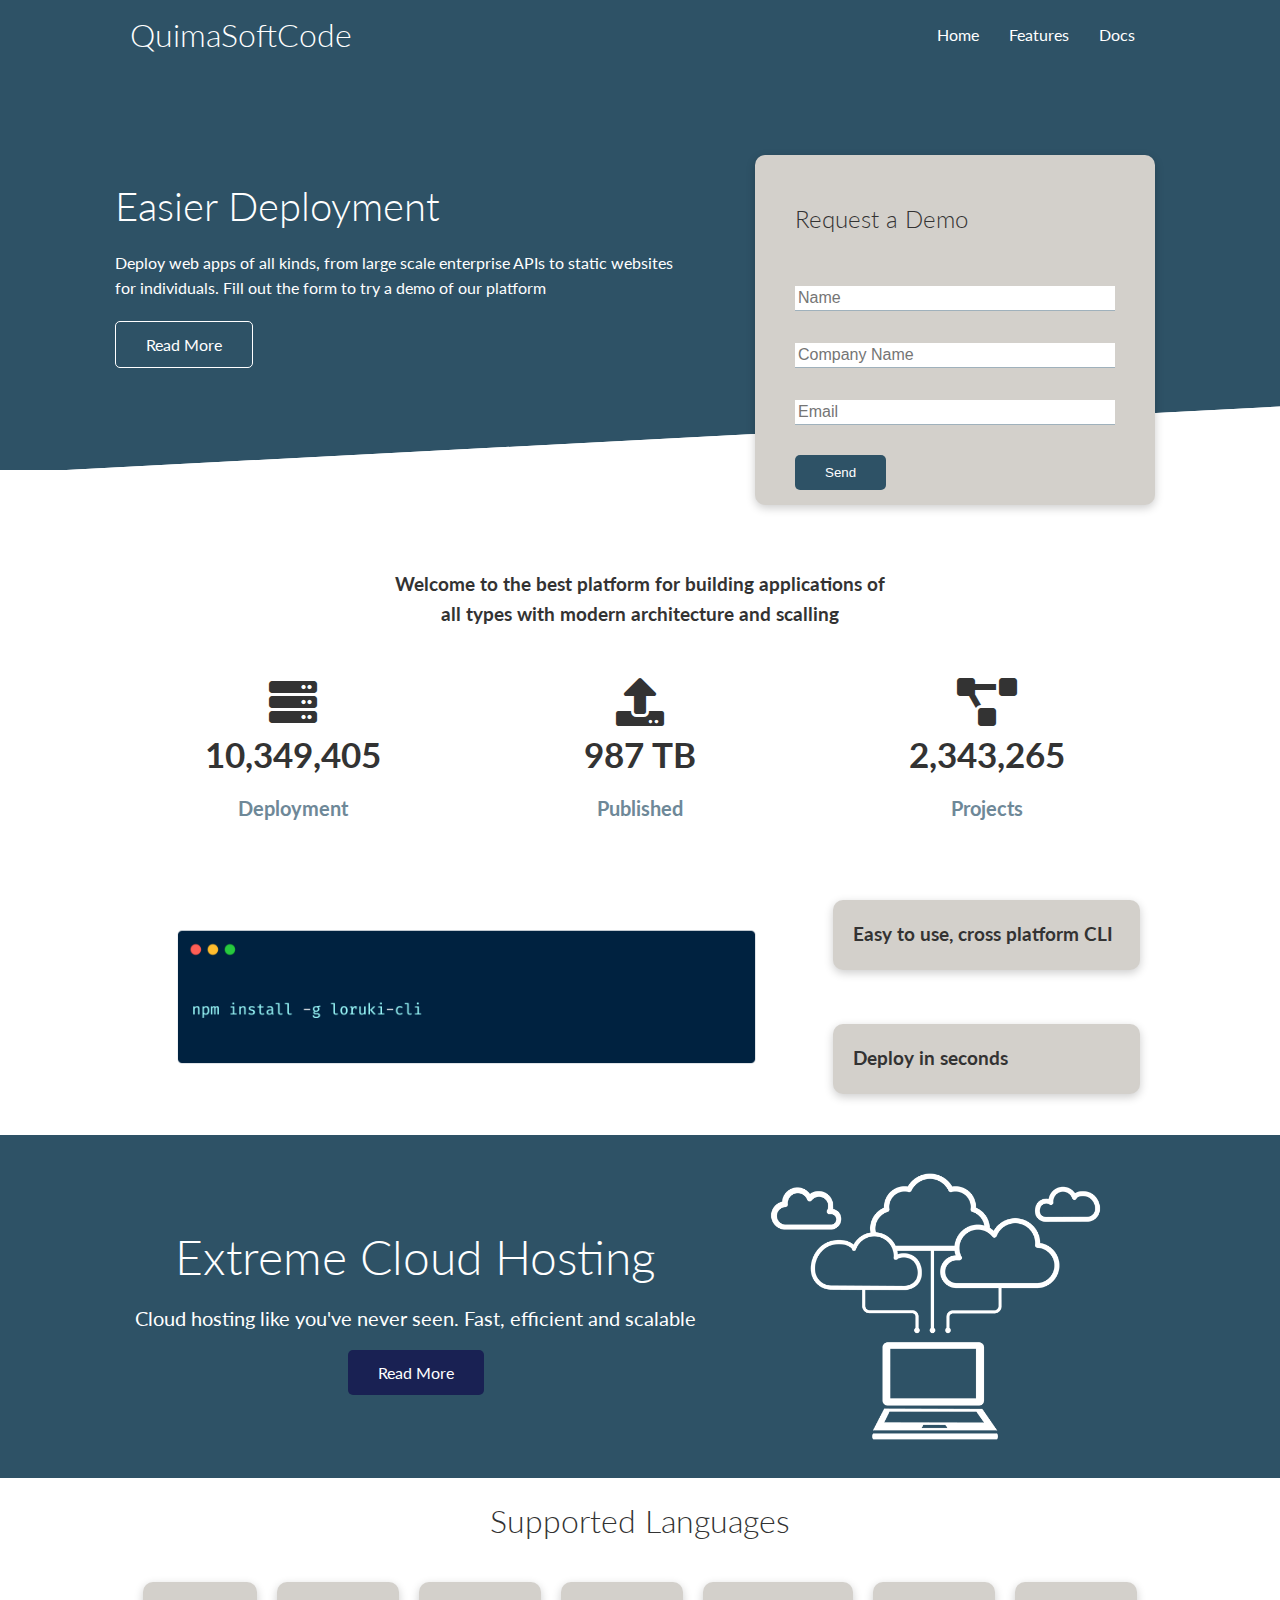
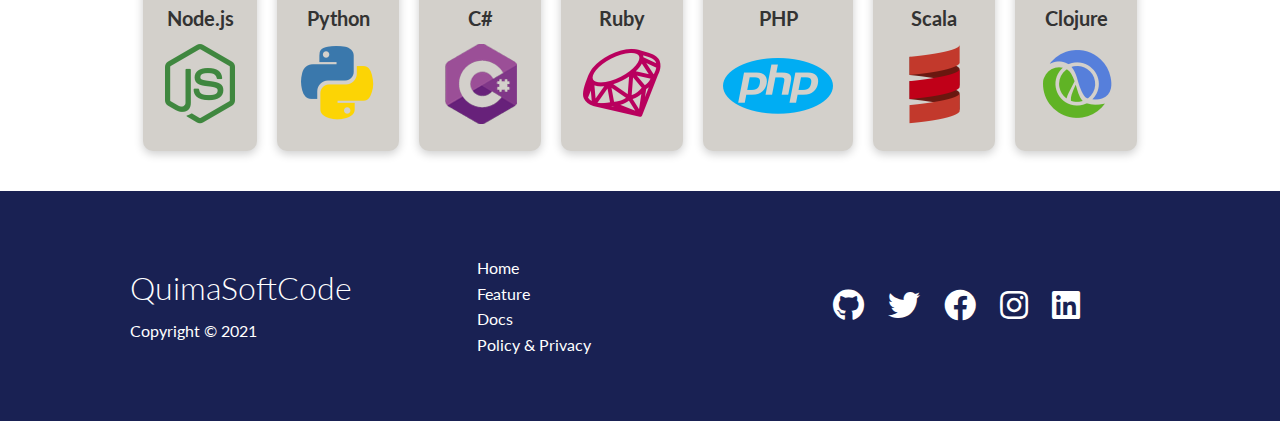
<file: index.html>
<!DOCTYPE html>
<html lang="en">
<head>
    <meta charset="UTF-8">
    <meta http-equiv="X-UA-Compatible" content="IE=edge">
    <meta name="viewport" content="width=device-width, initial-scale=1.0">
    <link rel="stylesheet" href="https://cdnjs.cloudflare.com/ajax/libs/font-awesome/5.15.4/css/all.min.css"
    integrity="sha512-1ycn6IcaQQ40/MKBW2W4Rhis/DbILU74C1vSrLJxCq57o941Ym01SwNsOMqvEBFlcgUa6xLiPY/NS5R+E6ztJQ=="
    crossorigin="anonymous" referrerpolicy="no-referrer" />
    <link rel="stylesheet" href="css/utilities.css">
    <link rel="stylesheet" href="css/style.css">
    <title>QuimaSoftCode | Cloud Hosting for Everyone</title>
</head>
<body>
    <!-- NAVBAR -->  
    <div class="navbar">
        <div class="container flex">
            <h1 class="logo">QuimaSoftCode</h1>
            <nav>
                <ul>
                    <li><a href="index.html">Home</a></li>
                    <li><a href="features.html">Features</a></li>
                    <li><a href="docs.html">Docs</a></li>
                </ul>
            </nav>
        </div>
    </div>

    <!-- SHOWCASE -->
    <section class="showcase">
        <div class="container grid">
            <div class="showcase-text">
                <h1>Easier Deployment</h1>
                <p>Deploy web apps of all kinds, from
                    large scale enterprise APIs to static websites
                    for individuals. Fill out the form to try a demo 
                    of our platform</p>
                <a href="features.html" class="btn btn-outline">Read More</a>
            </div>

            <div class="showcase-form card">
                <h2>Request a Demo</h2>
                <form name="contact" method="POST" netlify-honeypot="bot-field" data-netlify="true">
                    <input type="hidden" name="form-name" value="contact">
                    <p class="hidden">
                        <label>Don’t fill this out if you’re human: <input 
                        name="bot-field" /></label>
                      </p>
                    <div class="form-control">
                        <input type="text" name="name" placeholder="Name" required>
                    </div>
                    <div class="form-control">
                        <input type="text" name="company" placeholder="Company Name" required>
                    </div>
                    <div class="form-control">
                        <input type="email" name="email" placeholder="Email" required>
                    </div>
                    <input type="submit" value="Send" class="btn btn-primary">
                </form>
            </div>
        </div>
    </section>

    <!-- Stats -->
    <section class="stats">
        <div class="container">
            <h3 class="stats-heading text-center my-1">
                Welcome to the best platform for building applications of all
                types with modern architecture and scalling
            </h3>
            <div class="grid grid-3 text-center my-4">
                <div>
                    <i class="fas fa-server fa-3x"></i>
                    <h3>10,349,405</h3>
                    <p class="text-secondary">Deployment</p>
                </div>
                <div>
                    <i class="fas fa-upload fa-3x"></i>
                    <h3>987 TB</h3>
                    <p class="text-secondary">Published</p>
                </div>
                <div>
                    <i class="fas fa-project-diagram fa-3x"></i>
                    <h3>2,343,265</h3>
                    <p class="text-secondary">Projects</p>
                </div>
            </div>
        </div>
    </section>

    <!-- Cli -->
    <section class="cli">
        <div class="container grid">
            <img src="images/cli.png" alt="">
            <div class="card">
                <h3>Easy to use, cross platform CLI</h3>
            </div>
            <div class="card">
                <h3>Deploy in seconds</h3>
            </div>
        </div>
    </section>

    <!-- Cloud -->
    <section class="cloud bg-primary my-2 py-2">
        <div class="container grid">
            <div class="text-center">
                <h2 class="lg">Extreme Cloud Hosting</h2>
                <p class="lead my-1">Cloud hosting like you've never seen.
                    Fast, efficient and scalable
                </p>
                <a href="features.html" class="btn btn-dark">Read More</a>
            </div>
            <img src="images/cloud.png" alt="">
        </div>
    </section>

    <!-- Languages -->
    <section class="languages">
        <h2 class="md text-center my-2">
            Supported Languages
        </h2>
        <div class="container flex">
            <div class="card">
                <h4>Node.js</h4>
                <img src="images/logos/node.png" alt="">
            </div>
            <div class="card">
                <h4>Python</h4>
                <img src="images/logos/python.png" alt="">
            </div>
            <div class="card">
                <h4>C#</h4>
                <img src="images/logos/csharp.png" alt="">
            </div>
            <div class="card">
                <h4>Ruby</h4>
                <img src="images/logos/ruby.png" alt="">
            </div>
            <div class="card">
                <h4>PHP</h4>
                <img src="images/logos/php.png" alt="">
            </div>
            <div class="card">
                <h4>Scala</h4>
                <img src="images/logos/scala.png" alt="">
            </div>
            <div class="card">
                <h4>Clojure</h4>
                <img src="images/logos/clojure.png" alt="">
            </div>
        </div>
    </section>

    <!-- Footer -->
    <footer class="footer bg-dark py-5">
        <div class="container grid grid-3">
            <div>
                <h1>QuimaSoftCode</h1>
                <p>Copyright &copy; 2021</p>
            </div>
            <nav>
                <ul>
                    <li><a href="index.html">Home</a></li>
                    <li><a href="features.html">Feature</a></li>
                    <li><a href="docs.html">Docs</a></li>
                    <li><a href="privacy.html">Policy & Privacy</a></li>
                </ul>
            </nav>
            <div class="social">
                <a href="#"><i class="fab fa-github fa-2x"></i></a>
                <a href="#"><i class="fab fa-twitter fa-2x"></i></a>
                <a href="#"><i class="fab fa-facebook fa-2x"></i></a>
                <a href="#"><i class="fab fa-instagram fa-2x"></i></a>
                <a href="#"><i class="fab fa-linkedin fa-2x"></i></a>
            </div>
        </div>
    </footer>
</body>
</html>
</file>
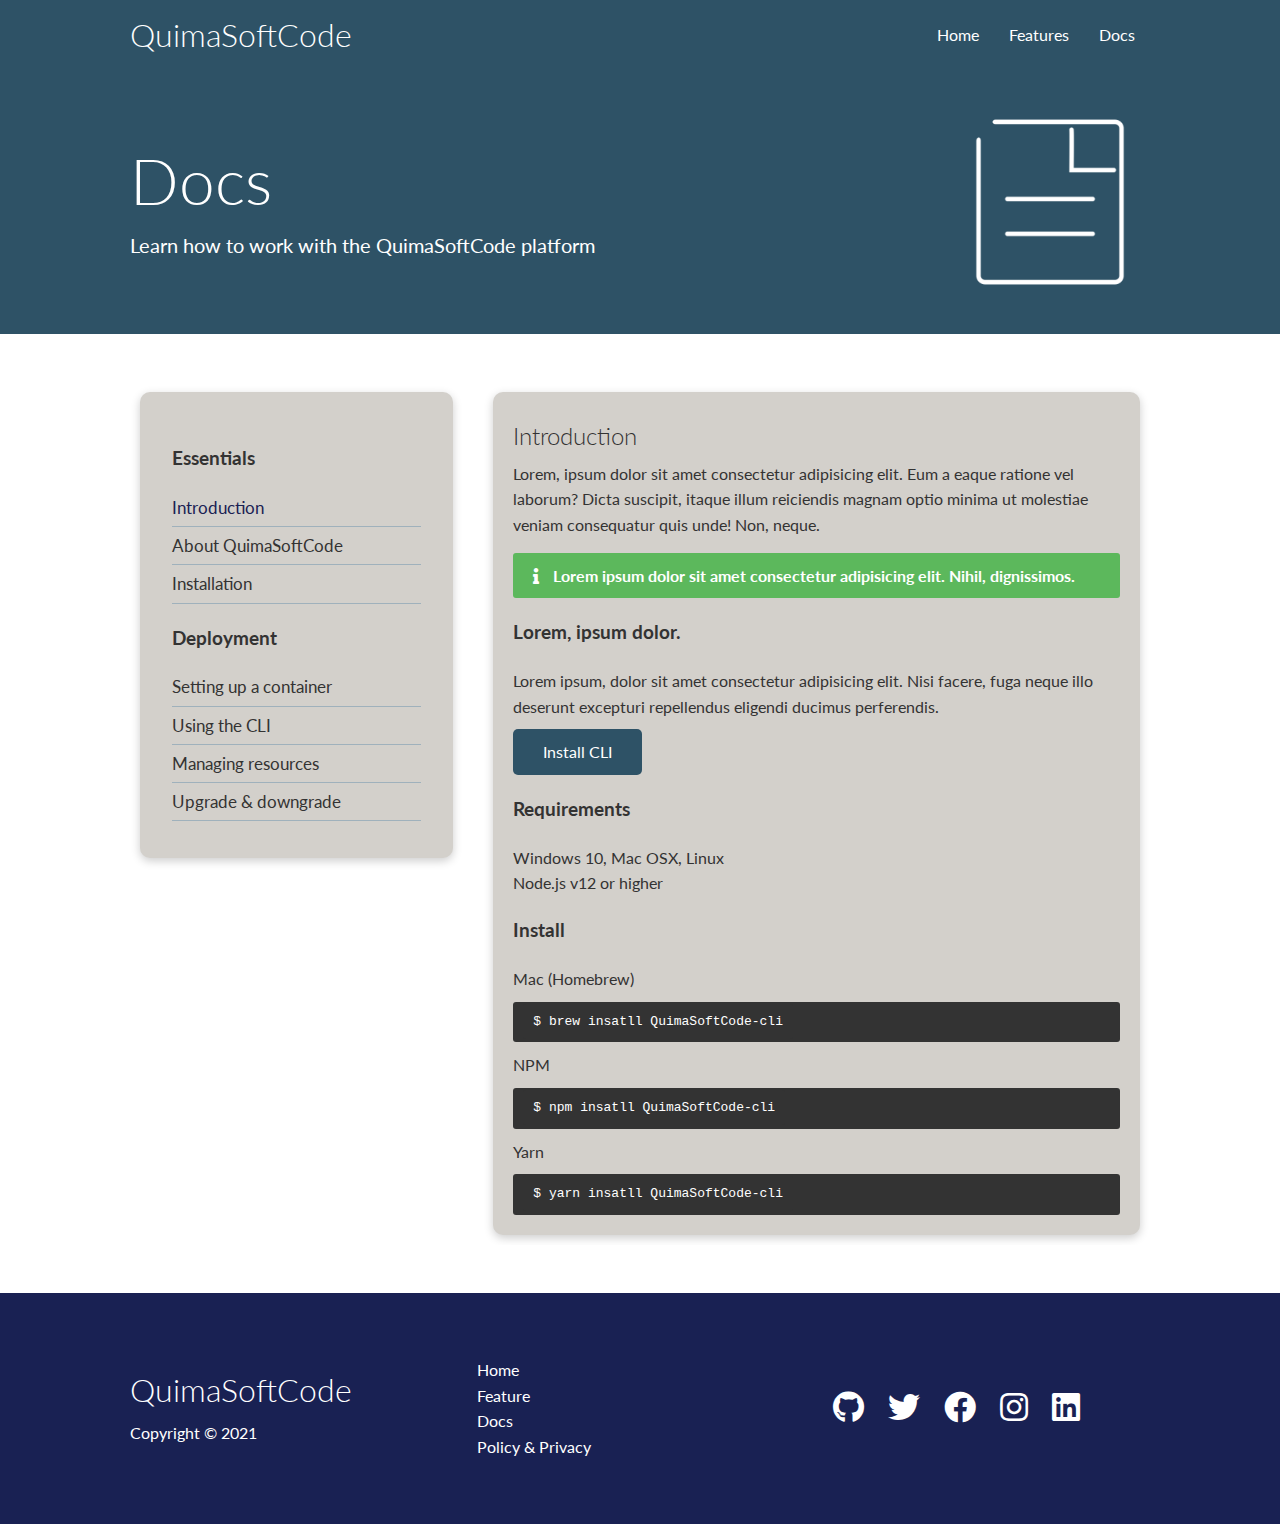
<file: docs.html>
<!DOCTYPE html>
<html lang="en">
<head>
    <meta charset="UTF-8">
    <meta http-equiv="X-UA-Compatible" content="IE=edge">
    <meta name="viewport" content="width=device-width, initial-scale=1.0">
    <link rel="stylesheet" href="https://cdnjs.cloudflare.com/ajax/libs/font-awesome/5.15.4/css/all.min.css"
    integrity="sha512-1ycn6IcaQQ40/MKBW2W4Rhis/DbILU74C1vSrLJxCq57o941Ym01SwNsOMqvEBFlcgUa6xLiPY/NS5R+E6ztJQ=="
    crossorigin="anonymous" referrerpolicy="no-referrer" />
    <link rel="stylesheet" href="css/utilities.css">
    <link rel="stylesheet" href="css/style.css">
    <title>QuimaSoftCode | Cloud Hosting for Everyone</title>
</head>
<body>
    <!-- NAVBAR -->  
    <div class="navbar">
        <div class="container flex">
            <h1 class="logo">QuimaSoftCode</h1>
            <nav>
                <ul>
                    <li><a href="index.html">Home</a></li>
                    <li><a href="features.html">Features</a></li>
                    <li><a href="docs.html">Docs</a></li>
                </ul>
            </nav>
        </div>
    </div>

    <!-- Docs Head -->
    <section class="docs-head bg-primary py-3">
        <div class="container grid">
            <div>
                <h1 class="xl">Docs</h1>
                <p class="lead">
                    Learn how to work with the QuimaSoftCode platform
                </p>
            </div>
            <img src="images/docs.png" alt="">
        </div>
    </section>

    <!-- Docs Main -->
    <section class="docs-main my-4">
        <div class="container grid">
            <div class="card bg-light p-3">
                <h3 class="my-2">Essentials</h3>
                <nav>
                    <ul>
                        <li><a class="text-primary" href="#">Introduction</a></li>
                        <li><a href="#">About QuimaSoftCode</a></li>
                        <li><a href="#">Installation</a></li>
                    </ul>
                </nav>

                <h3 class="my-2">Deployment</h3>
                <nav>
                    <ul>
                        <li><a href="#">Setting up a container</a></li>
                        <li><a href="#">Using the CLI</a></li>
                        <li><a href="#">Managing resources</a></li>
                        <li><a href="#">Upgrade & downgrade</a></li>
                    </ul>
                </nav>
            </div>
            <div class="card">
                <h2>Introduction</h2>
                <p>Lorem, ipsum dolor sit amet consectetur adipisicing 
                    elit. Eum a eaque ratione vel laborum? Dicta suscipit,
                     itaque illum reiciendis magnam optio 
                    minima ut molestiae veniam consequatur quis unde! Non, neque.</p>

                    <div class="alert alert-success">
                        <i class="fas fa-info"></i> Lorem ipsum dolor sit 
                        amet consectetur adipisicing elit. Nihil, dignissimos.
                    </div>

                    <h3>Lorem, ipsum dolor.</h3>
                    <p>Lorem ipsum, dolor sit amet consectetur adipisicing elit. 
                    Nisi facere, fuga neque illo deserunt excepturi repellendus
                    eligendi ducimus perferendis.</p>
                    <a href="#" class="btn btn-primary">Install CLI</a>

                    <h3>Requirements</h3>
                    <ul>
                        <li>Windows 10, Mac OSX, Linux</li>
                        <li>Node.js v12 or higher</li>
                    </ul>

                    <h3>Install</h3>
                    <p>Mac (Homebrew)</p>
                    <pre><code>$ brew insatll QuimaSoftCode-cli</code></pre>
                    <p>NPM</p>
                    <pre><code>$ npm insatll QuimaSoftCode-cli</code></pre>
                    <p>Yarn</p>
                    <pre><code>$ yarn insatll QuimaSoftCode-cli</code></pre>
            </div>
        </div>
    </section>

    
    <!-- Footer -->
    <footer class="footer bg-dark py-5">
        <div class="container grid grid-3">
            <div>
                <h1>QuimaSoftCode</h1>
                <p>Copyright &copy; 2021</p>
            </div>
            <nav>
                <ul>
                    <li><a href="index.html">Home</a></li>
                    <li><a href="features.html">Feature</a></li>
                    <li><a href="docs.html">Docs</a></li>
                    <li><a href="privacy.html">Policy & Privacy</a></li>
                </ul>
            </nav>
            <div class="social">
                <a href="#"><i class="fab fa-github fa-2x"></i></a>
                <a href="#"><i class="fab fa-twitter fa-2x"></i></a>
                <a href="#"><i class="fab fa-facebook fa-2x"></i></a>
                <a href="#"><i class="fab fa-instagram fa-2x"></i></a>
                <a href="#"><i class="fab fa-linkedin fa-2x"></i></a>
            </div>
        </div>
    </footer>
</body>
</html>
</file>
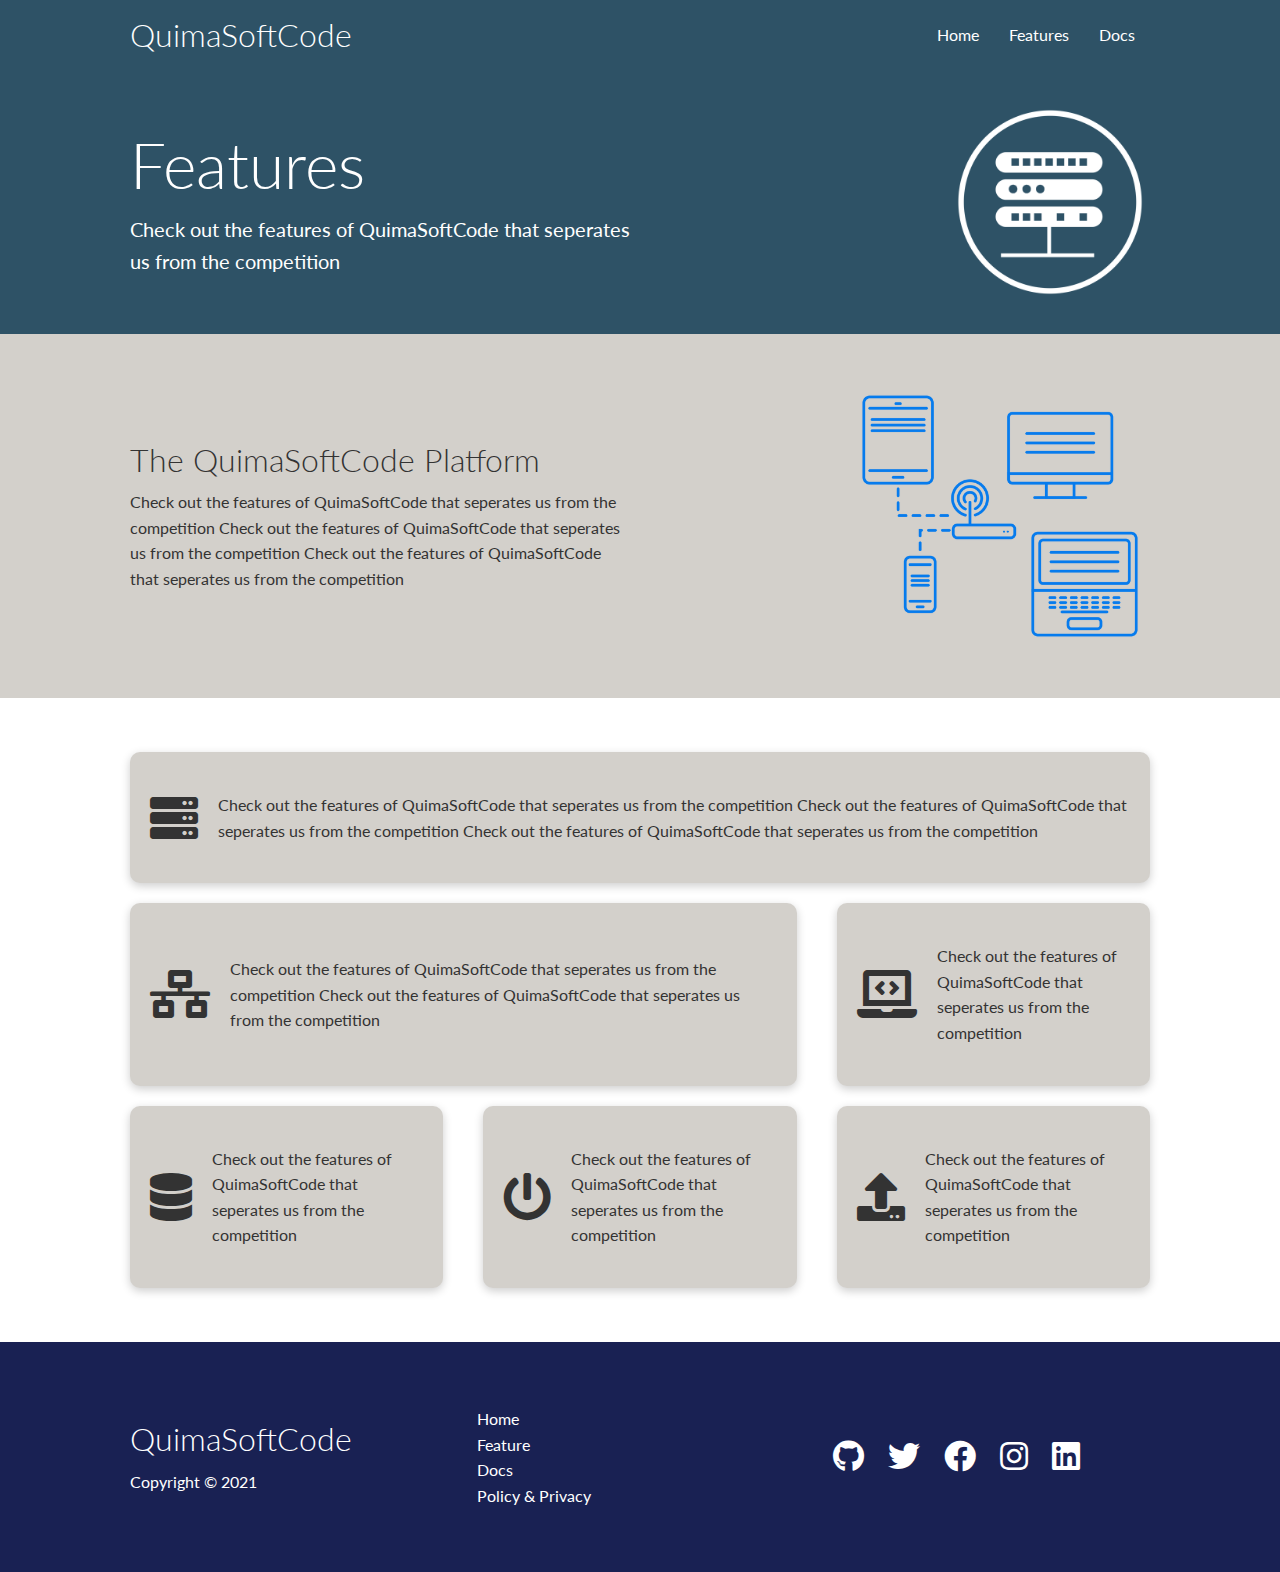
<file: features.html>
<!DOCTYPE html>
<html lang="en">
<head>
    <meta charset="UTF-8">
    <meta http-equiv="X-UA-Compatible" content="IE=edge">
    <meta name="viewport" content="width=device-width, initial-scale=1.0">
    <link rel="stylesheet" href="https://cdnjs.cloudflare.com/ajax/libs/font-awesome/5.15.4/css/all.min.css"
    integrity="sha512-1ycn6IcaQQ40/MKBW2W4Rhis/DbILU74C1vSrLJxCq57o941Ym01SwNsOMqvEBFlcgUa6xLiPY/NS5R+E6ztJQ=="
    crossorigin="anonymous" referrerpolicy="no-referrer" />
    <link rel="stylesheet" href="css/utilities.css">
    <link rel="stylesheet" href="css/style.css">
    <title>QuimaSoftCode | Cloud Hosting for Everyone</title>
</head>
<body>
    <!-- NAVBAR -->  
    <div class="navbar">
        <div class="container flex">
            <h1 class="logo">QuimaSoftCode</h1>
            <nav>
                <ul>
                    <li><a href="index.html">Home</a></li>
                    <li><a href="features.html">Features</a></li>
                    <li><a href="docs.html">Docs</a></li>
                </ul>
            </nav>
        </div>
    </div>

    <!-- Head -->
    <section class="features-head bg-primary py-3">
        <div class="container grid">
            <div>
                <h1 class="xl">Features</h1>
                <p class="lead">
                    Check out the features of QuimaSoftCode that
                    seperates us from the competition
                </p>
            </div>
            <img src="images/server.png" alt="">
        </div>
    </section>

    <!-- Sub Head -->
    <section class="features-sub-head bg-light py-3">
        <div class="container grid">
            <div>
                <h1 class="md">The QuimaSoftCode Platform</h1>
                <p>
                    Check out the features of QuimaSoftCode that
                    seperates us from the competition
                    Check out the features of QuimaSoftCode that
                    seperates us from the competition
                    Check out the features of QuimaSoftCode that
                    seperates us from the competition
                </p>
            </div>
            <img src="images/server2.png" alt="">
        </div>
    </section>

    <section class="features-main my-2">
        <div class="container grid grid-3">
            <div class="card flex">
                <i class="fas fa-server fa-3x"></i>
                <p>Check out the features of QuimaSoftCode that
                    seperates us from the competition
                    Check out the features of QuimaSoftCode that
                    seperates us from the competition
                    Check out the features of QuimaSoftCode that
                    seperates us from the competition</p>
            </div>
            <div class="card flex">
                <i class="fas fa-network-wired fa-3x"></i>
                <p>Check out the features of QuimaSoftCode that
                    seperates us from the competition
                    Check out the features of QuimaSoftCode that
                    seperates us from the competition</p>
            </div>
            <div class="card flex">
                <i class="fas fa-laptop-code fa-3x"></i>
                <p>Check out the features of QuimaSoftCode that
                    seperates us from the competition
                    </p>
            </div>
            <div class="card flex">
                <i class="fas fa-database fa-3x"></i>
                <p>Check out the features of QuimaSoftCode that
                    seperates us from the competition
                    </p>
            </div>
            <div class="card flex">
                <i class="fas fa-power-off fa-3x"></i>
                <p>Check out the features of QuimaSoftCode that
                    seperates us from the competition
                    </p>
            </div>
            <div class="card flex">
                <i class="fas fa-upload fa-3x"></i>
                <p>Check out the features of QuimaSoftCode that
                    seperates us from the competition
                    </p>
            </div>
        </div>
    </section>


    <!-- Footer -->
    <footer class="footer bg-dark py-5">
        <div class="container grid grid-3">
            <div>
                <h1>QuimaSoftCode</h1>
                <p>Copyright &copy; 2021</p>
            </div>
            <nav>
                <ul>
                    <li><a href="index.html">Home</a></li>
                    <li><a href="features.html">Feature</a></li>
                    <li><a href="docs.html">Docs</a></li>
                    <li><a href="privacy.html">Policy & Privacy</a></li>
                </ul>
            </nav>
            <div class="social">
                <a href="#"><i class="fab fa-github fa-2x"></i></a>
                <a href="#"><i class="fab fa-twitter fa-2x"></i></a>
                <a href="#"><i class="fab fa-facebook fa-2x"></i></a>
                <a href="#"><i class="fab fa-instagram fa-2x"></i></a>
                <a href="#"><i class="fab fa-linkedin fa-2x"></i></a>
            </div>
        </div>
    </footer>
</body>
</html>
</file>
<file: css/utilities.css>
.container{
    max-width: 1100px;
    margin: 0 auto;
    overflow: auto;
    padding: 0 40px;
}

.card{
    background-color: #d3d0cb;
    color: #333;
    border-radius: 10px;
    box-shadow: 0 3px 10px rgba(0, 0, 0, 0.2);
    padding: 20px;
    margin: 10px;

}

.btn{
    display: inline-block;
    padding: 10px 30px;
    cursor: pointer;
    background: var(--primary-color);
    color: #fff;
    border: none;
    border-radius: 5px;
}

.btn-outline{
    background-color: transparent;
    border: 1px #fff solid;
}

.btn:hover{
    transform: scale(0.98);
}

/* Backgrounds & Coloured buttons */
.bg-primary,
.btn-primary{
    background-color: var(--primary-color);
    color: #fff;
}

.bg-secondary,
.btn-secondary{
    background-color: var(--secondary-color);
    color: #fff;
}

.bg-dark,
.btn-dark{
    background-color: var(--dark-color);
    color: #fff;
}

.bg-light,
.btn-light{
    background-color: var(--light-color);
    color: #333;
}

.bg-primary a,
.btn-primary a,
.bg-secondary a,
.btn-secondary a,
.bg-dark a,
.btn-dark a {
    color: #fff;
}

/* Text-colours */
.text-primary{
    color: var(--dark-color);
    }

.text-secondary{
    color: var(--secondary-color);
    }

.text-dark{
    color: var(--dark-color);
    }

.text-light{
    color: var(--light-color);
}



/* Text Sizes */
.lead{
    font-size: 20px;
}

.sm{
    font-size: 1rem;
}

.md{
    font-size: 2rem;
}

.lg{
    font-size: 3rem;
}

.xl{
    font-size: 4rem;
}

.text-center{
    text-align: center;
}

/* Alert */
.alert{
    background-color: var(--light-color);
    padding: 10px 20px;
    font-weight: bold;
    margin: 15px 0;
}

.alert i{
    margin-right: 10px;
}

.alert-success{
    background-color: var(--success-color);
    color: #fff;
    border-radius: 3px;
}

.alert-error{
    background-color: var(--error-color);
    color: #fff;
}

.flex{
    display: flex;
    justify-content: center;
    align-items: center;
    height: 100%;
}

.grid{
    display: grid;
    grid-template-columns: repeat(2, 1fr);
    gap: 20px;
    justify-content: center;
    align-items: center;
    height: 100%;
}

.grid-3{
    grid-template-columns: repeat(3, 1fr);
}

/* Margin */
.my-1{
    margin: 1rem 0;
}

.my-2{
    margin: 1.5rem 0;
}

.my-3{
    margin: 2rem 0;
}

.my-4{
    margin: 3rem 0;
}

.my-5{
    margin: 4rem 0;
}

.m-1{
    margin: 1rem;
}

.m-2{
    margin: 1.5rem;
}

.m-3{
    margin: 2rem;
}

.m-4{
    margin: 3rem;
}

.m-5{
    margin: 4rem;
}

/* Padding */
.py-1{
    padding: 1rem 0;
}

.py-2{
    padding: 1.5rem 0;
}

.py-3{
    padding: 2rem 0;
}

.py-4{
    padding: 3rem 0;
}

.py-5{
    padding: 4rem 0;
}

.p-1{
    padding: 1rem;
}

.p-2{
    padding: 1.5rem;
}

.p-3{
    padding: 2rem;
}

.p-4{
    padding: 3rem;
}

.p-5{
    padding: 4rem;
}
</file>
<file: css/style.css>
@import url('https://fonts.googleapis.com/css2?family=Lato:wght@300&display=swap');

:root {
    --primary-color: #2e5266;
    --secondary-color: #6e8898;
    --dark-color: #192153;
    --light-color: #d3d0cb;
    --success-color: #5cb85c;
    --error-color: #d9534f;
}

* {
    box-sizing: border-box;
    padding: 0;
    margin: 0;
}

body{
    font-family: 'lato', sans-serif;
    color: #333;
    line-height: 1.6;
}

ul{
    list-style-type: none;
}

a{
    text-decoration: none;
    color: #333;
}

h1,
h2{
    font-weight: 300;
    line-height: 1.2;
    margin: 10px 0;
}

p{
    margin: 10px 0;
}

img{
    width: 100%;
}

code, pre{
    background: #333;
    color: #fff;
    padding: 10px;
    border-radius: 3px;
}

.hidden {
    visibility: hidden;
    height: 0;
}
/* Navbar */
.navbar{
    background-color: var(--primary-color);
    color: #fff;
    height: 70px;
}

.navbar ul{
    display: flex;
}   

.navbar a{
    color: #fff;
    padding: 10px;
    margin: 0 5px;
}

.navbar a:hover{
    border-bottom: 2px #fff solid;
}

.navbar .flex{
    justify-content: space-between;
}

/* Showcase */
.showcase{
    height: 400px;
    background-color: var(--primary-color);
    color: #fff;
    position: relative;
}

.showcase h1{
    font-size: 40px;
}

.showcase p{
    margin: 20px 0;
}

.showcase .grid{
    overflow: visible;
    grid-template-columns: 55% 45%;
    gap: 30px;
}

.showcase-text {
    animation: slideInFromLeft 1s ease-in;
}

.showcase-form{
    position: relative;
    top: 60px;
    height: 350px;
    width: 400px;
    padding: 40px;
    z-index: 100;
    justify-self: flex-end;
    animation: slideInFromRight 1s ease-in;

}

.showcase-form .form-control{
    margin: 30px 0;
}

.showcase-form input[type='text'],
.showcase-form input[type='email'] {
    border: 0;
    border-bottom: 1px solid #9fb1bc;
    width: 100%;
    padding: 3px;
    font-size: 16px;
}

.showcase-form input:focus{
    outline: none;
}

.showcase::before,
.showcase::after{
    content: '';
    position: absolute;
    height: 100px;
    bottom: -70px;
    right: 0;
    left: 0;
    background: #fff;
    transform: skewY(-3deg);
    -webkit-transform: skewY(-3deg);
    -moz-transform: skewY(-3deg);
    -ms-transform: skewY(-3deg);

}

/* Stats */
.stats{
    padding-top: 100px;
    animation: slideInFromBottom 1s ease-in;

}

.stats-heading{
    max-width: 500px;
    margin: auto;
}

.stats .grid h3{
    font-size: 35px;
}

.stats .grid p{
    font-size: 20px;
    font-weight: bold;
}

/* Cli */
.cli .grid{
    grid-template-columns: repeat(3, 1fr);
    grid-template-rows: repeat(2, 1fr);
}

.cli .grid > *:first-child{
    grid-column: 1 / span 2;
    grid-row: 1 /span 2;
}

/* Cloud */
.cloud .grid{
    grid-template-columns: 4fr 3fr;
}

/* Languages */
.languages .flex{
    flex-wrap: wrap;
}

.languages .card{
    text-align: center;
    margin: 18px 10px 40px;
    transition: transform 0.2s ease-in;
}

.languages .card h4{
    font-size: 20px;
    margin-bottom: 10px;
}

.languages .card:hover{
    transform: translateY(-15px);
}
/* Features */
.features-head img, .docs-head img {
    width: 200px;
    justify-self: flex-end;
}

.features-sub-head img{
    width: 300px;
    justify-self: flex-end;
}
  
.features-main .card > i{
    margin-right: 20px;
}

.features-main .grid{
    padding: 30px;
}

.features-main .grid > *:first-child{
    grid-column: 1 /span 3;
}

.features-main .grid > *:nth-child(2){
    grid-column: 1 /span 2;
}

/* Docs */
.docs-main h3{
    margin: 20px 0;
}

.docs-main .grid{
    grid-template-columns: 1fr 2fr;
    align-items: flex-start;
}

.docs-main nav li{
    font-size: 17px;
    padding-bottom: 5px;
    margin-bottom: 5px;
    border-bottom: 1px solid #9fb1bc;
}

.docs-main a:hover{
    font-weight: bolder;
}

/* Footer */
.footer .social a {
    margin: 0 10px;
}

.footer .social i:hover{
    transition: transform 0.2s ease-in;
    transform: translateY(-5px);
}

/* Animations */
@keyframes slideInFromLeft {
    0% {
        transform: translateX(-100%);
    }

    100% {
        transform: translateX(0%);
    }
}

@keyframes slideInFromRight {
    0% {
        transform: translateX(100%);
    }

    100% {
        transform: translateX(0%);
    }
}

@keyframes slideInFromTop {
    0% {
        transform: translateY(-100%);
    }

    100% {
        transform: translateX(0%);
    }
}

@keyframes slideInFromBottom {
    0% {
        transform: translateY(100%);
    }

    100% {
        transform: translateX(0%);
    }
}

/* Tablets and under */
@media(max-width: 768px) {
    .grid,
    .showcase .grid, 
    .stats .grid,
    .cli .grid,
    .cloud .grid,
    .features-main .grid,
    .docs-main .grid{
        grid-template-columns: 1fr;
        grid-template-rows: 1fr;
    }

    .showcase{
        height: auto;
    }

    .showcase-text{
        text-align: center;
        margin-top: 40px;
        animation: slideInFromTop 1s ease-in;

    }

    .showcase-form{
        justify-self: center;
        margin: auto;
        animation: slideInFromBottom 1s ease-in;

    }

    .cli .grid > *:first-child{
        grid-column: 1;
        grid-row: 1;
    }

    .features-head,
    .features-sub-head,
    .docs-head {
        text-align: center;
    }

    .features-head img,
    .features-sub-head img,
    .docs-head img{
        justify-self: center;
    }

    .features-main .grid > *:first-child,
    .features-main .grid > *:nth-child(2) {
        grid-column: 1;
    }
    
}

/* Mobile */
@media(max-width:500px) {
    .navbar {
        height: 110px;
    }

    .navbar .flex {
        flex-direction: column;
    }

    .navbar ul {
        padding: 10px;
        background-color: rgba(0, 0, 0, 0.1);
    }
}
</file>
